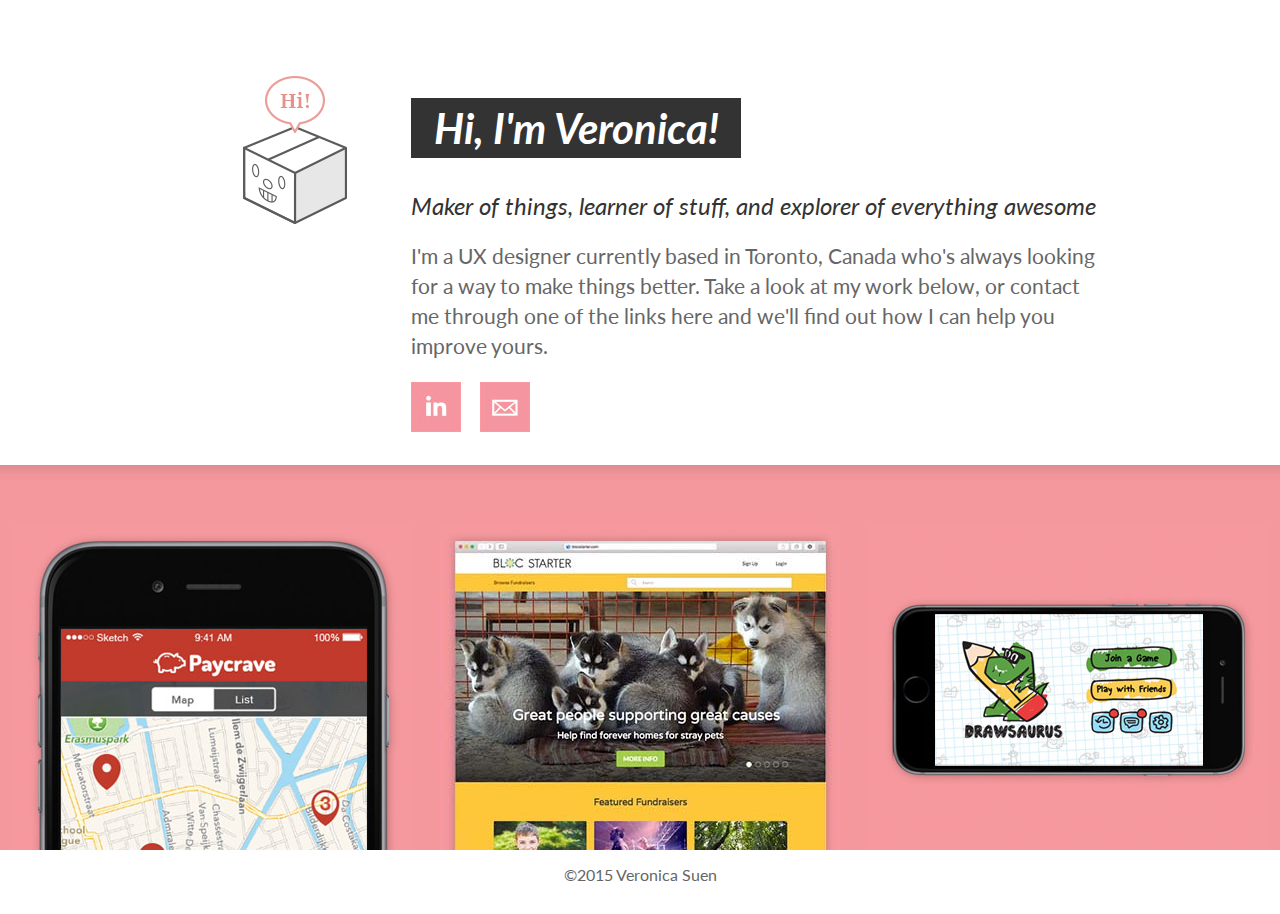
<file: index.html>
<!DOCTYPE html>
<html>
    <head>
        <title>
            Veronica Suen
        </title>
        <link href='http://fonts.googleapis.com/css?family=Lato:400,700,400italic,700italic' rel='stylesheet' type='text/css'>
        <link href="css/styles.css" rel="stylesheet" type="text/css">
        <link rel="shortcut icon" href="favicon.ico" type="image/x-icon">
        <script>
          (function(i,s,o,g,r,a,m){i['GoogleAnalyticsObject']=r;i[r]=i[r]||function(){
          (i[r].q=i[r].q||[]).push(arguments)},i[r].l=1*new Date();a=s.createElement(o),
          m=s.getElementsByTagName(o)[0];a.async=1;a.src=g;m.parentNode.insertBefore(a,m)
          })(window,document,'script','//www.google-analytics.com/analytics.js','ga');

          ga('create', 'UA-31036065-1', 'auto');
          ga('send', 'pageview');

        </script>
    </head>
    <body>
        <section class="info-xs visible-xs text-center">
            <div class="box-image-xs">
                <div class="box-closed">
                    <img class="img-responsive center-block" src="img/box_closed.gif">
                </div>
                <div class="box-open">
                    <img class="img-responsive center-block" src="img/box_open.gif">
                </div>
            </div> 
            <div class="info-content-xs"> 
                <h1><span class="intro-highlight">Hi, I'm Veronica!</span></h1>
                <h3 class="tagline">Maker of things, learner of stuff, and explorer of everything awesome</h3>
                <p class="blurb">I'm a UX designer currently based in Toronto, Canada who's always looking for a way to make things better. Take a look at my work below, or contact me through one of the links here and we'll find out how I can help you improve yours.
                </p>
                <a href="https://ca.linkedin.com/in/vsuen"><img class="contact-link" src="img/icon_linkedin.jpg"></a>
                <a href="mailto:veronica.suen+portfolio@gmail.com"><img class="contact-link" src="img/icon_email.jpg"></a>
            </div>
        </section>
        <section class="info  hidden-xs">
            <div class="info-container center-block">
                <div class="columns"> 
                    <div class="box-image">
                        <div class="box-closed">
                            <img class="img-responsive center-block" src="img/box_closed.gif">
                        </div>
                        <div class="box-open">
                            <img class="img-responsive center-block" src="img/box_open.gif">
                        </div>
                    </div> 
                    <div class="info-content"> 
                        <h1><span class="intro-highlight">Hi, I'm Veronica!</span></h1>
                        <h3 class="tagline">Maker of things, learner of stuff, and explorer of everything awesome</h3>
                        <p class="blurb">I'm a UX designer currently based in Toronto, Canada who's always looking for a way to make things better. Take a look at my work below, or contact me through one of the links here and we'll find out how I can help you improve yours.
                        </p>
                        <a href="https://ca.linkedin.com/in/vsuen"><img class="contact-link" src="img/icon_linkedin.jpg"></a>
                        <a href="mailto:veronica.suen+portfolio@gmail.com"><img class="contact-link" src="img/icon_email.jpg"></a>
                    </div>
                </div>
            </div>
        </section>
        <section class="projects">
            <div class="projects-wrapper">
                <div class="single-project one-third one-whole-xs">
                    <img class="img-responsive center-block" src="img/project_paycrave.jpg">
                    <div class="project-hover">
                        <div class="project-hover-content">
                            <h3>Paycrave</h3>
                            <h3><small class="highlight">UX Design</small> </h3>
                            <h3><small>A mobile app for ordering from food trucks</small></h3>
                            <a class="btn-project" href="projects/paycrave.html">View Project</a>
                        </div>
                    </div>
                </div>
                <div class="single-project one-third one-whole-xs">
                    <img class="img-responsive center-block" src="img/project_blocstarter.jpg">
                    <div class="project-hover">
                        <div class="project-hover-content">
                            <h3>Blocstarter</h3>
                            <h3><small class="highlight">UX Design</small></h3>
                            <h3><small>A crowdfunding site for charities and fundraisers</small></h3>
                            <a class="btn-project" href="projects/blocstarter.html">View Project</a>
                        </div>
                    </div>
                </div>
                <div class="single-project one-third one-whole-xs">
                    <img class="img-responsive center-block" src="img/project_drawsaurus.jpg">
                    <div class="project-hover">
                        <div class="project-hover-content">
                            <h3>Drawsaurus</h3>
                            <h3><small class="highlight">UX Design</small></h3>
                            <h3><small>A fun iPhone drawing game</small></h3>
                            <a class="btn-project" href="projects/drawsaurus.html">View Project</a>
                        </div>
                    </div>
                </div>
            </div>          
        </section>
        <section class="footer">
            <span class="copyright">&copy;2015 Veronica Suen</span>
        </section>
        
    </body>
</html>
</file>
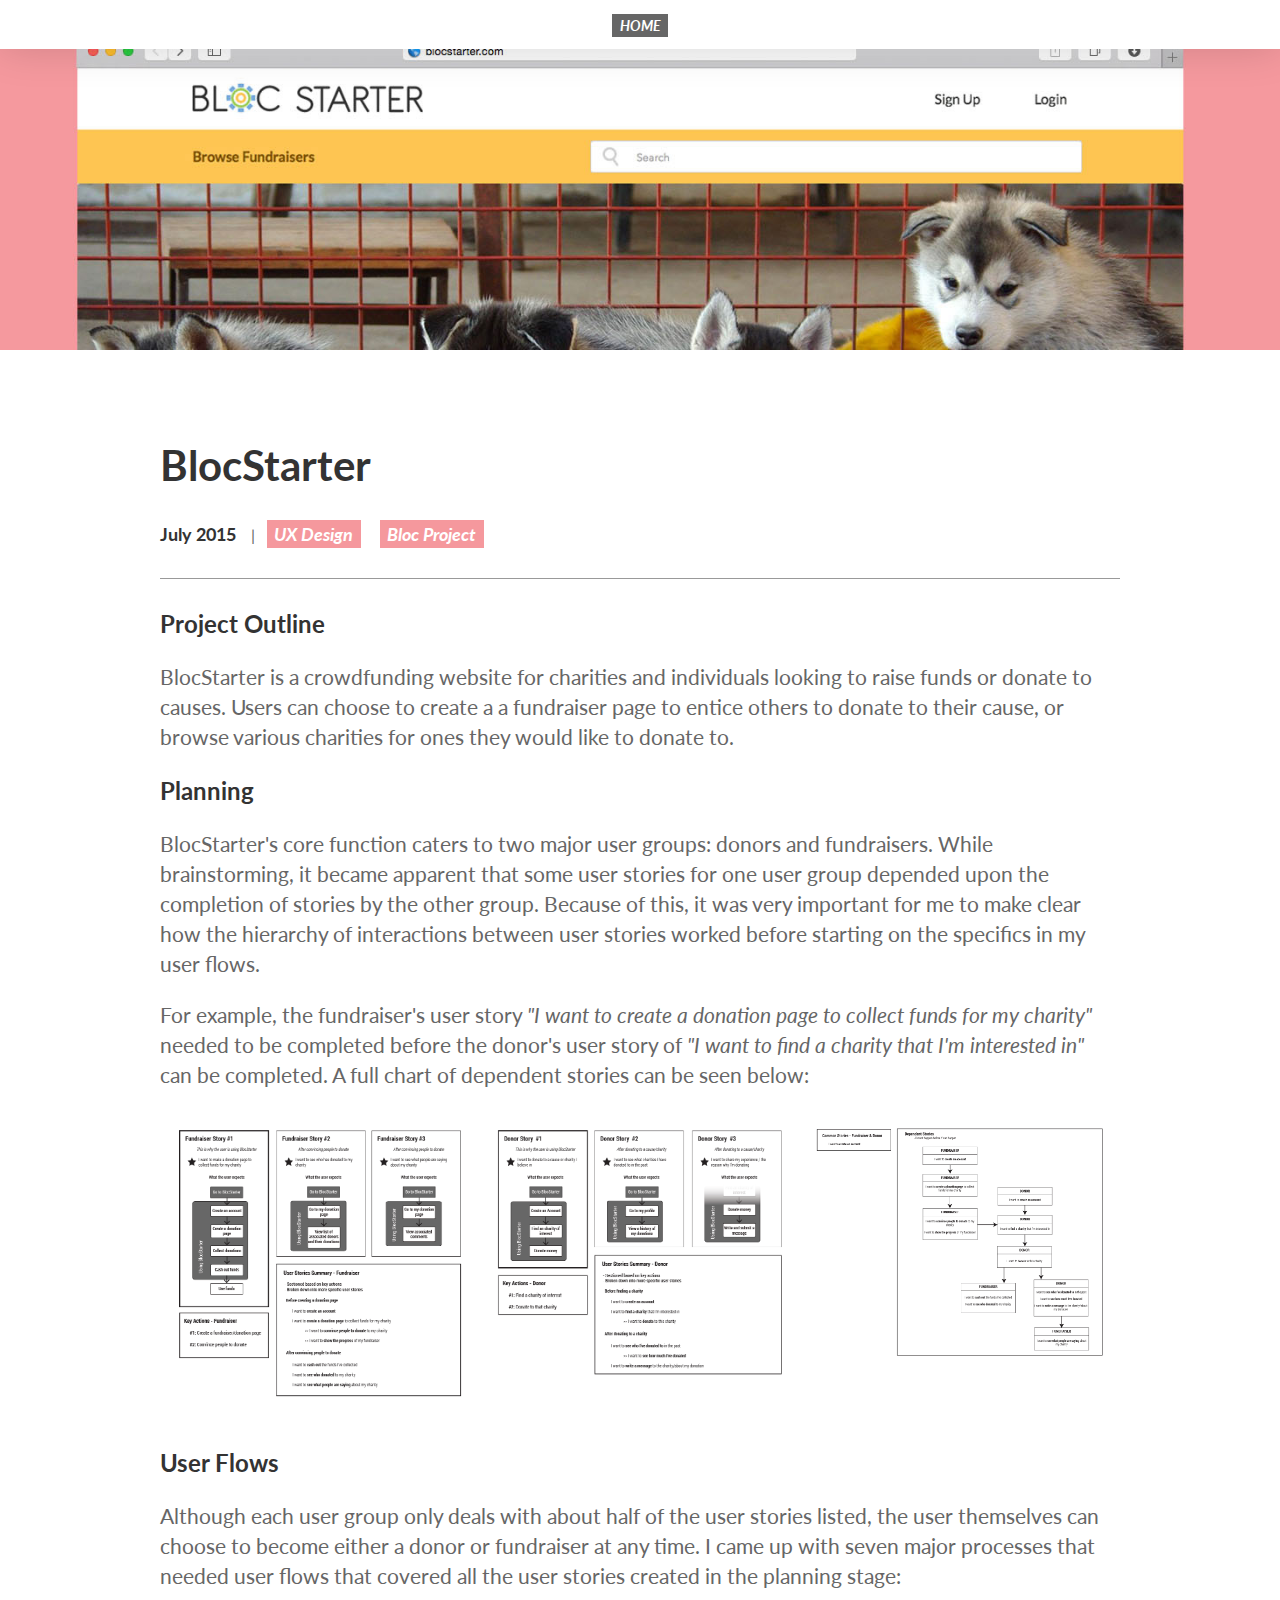
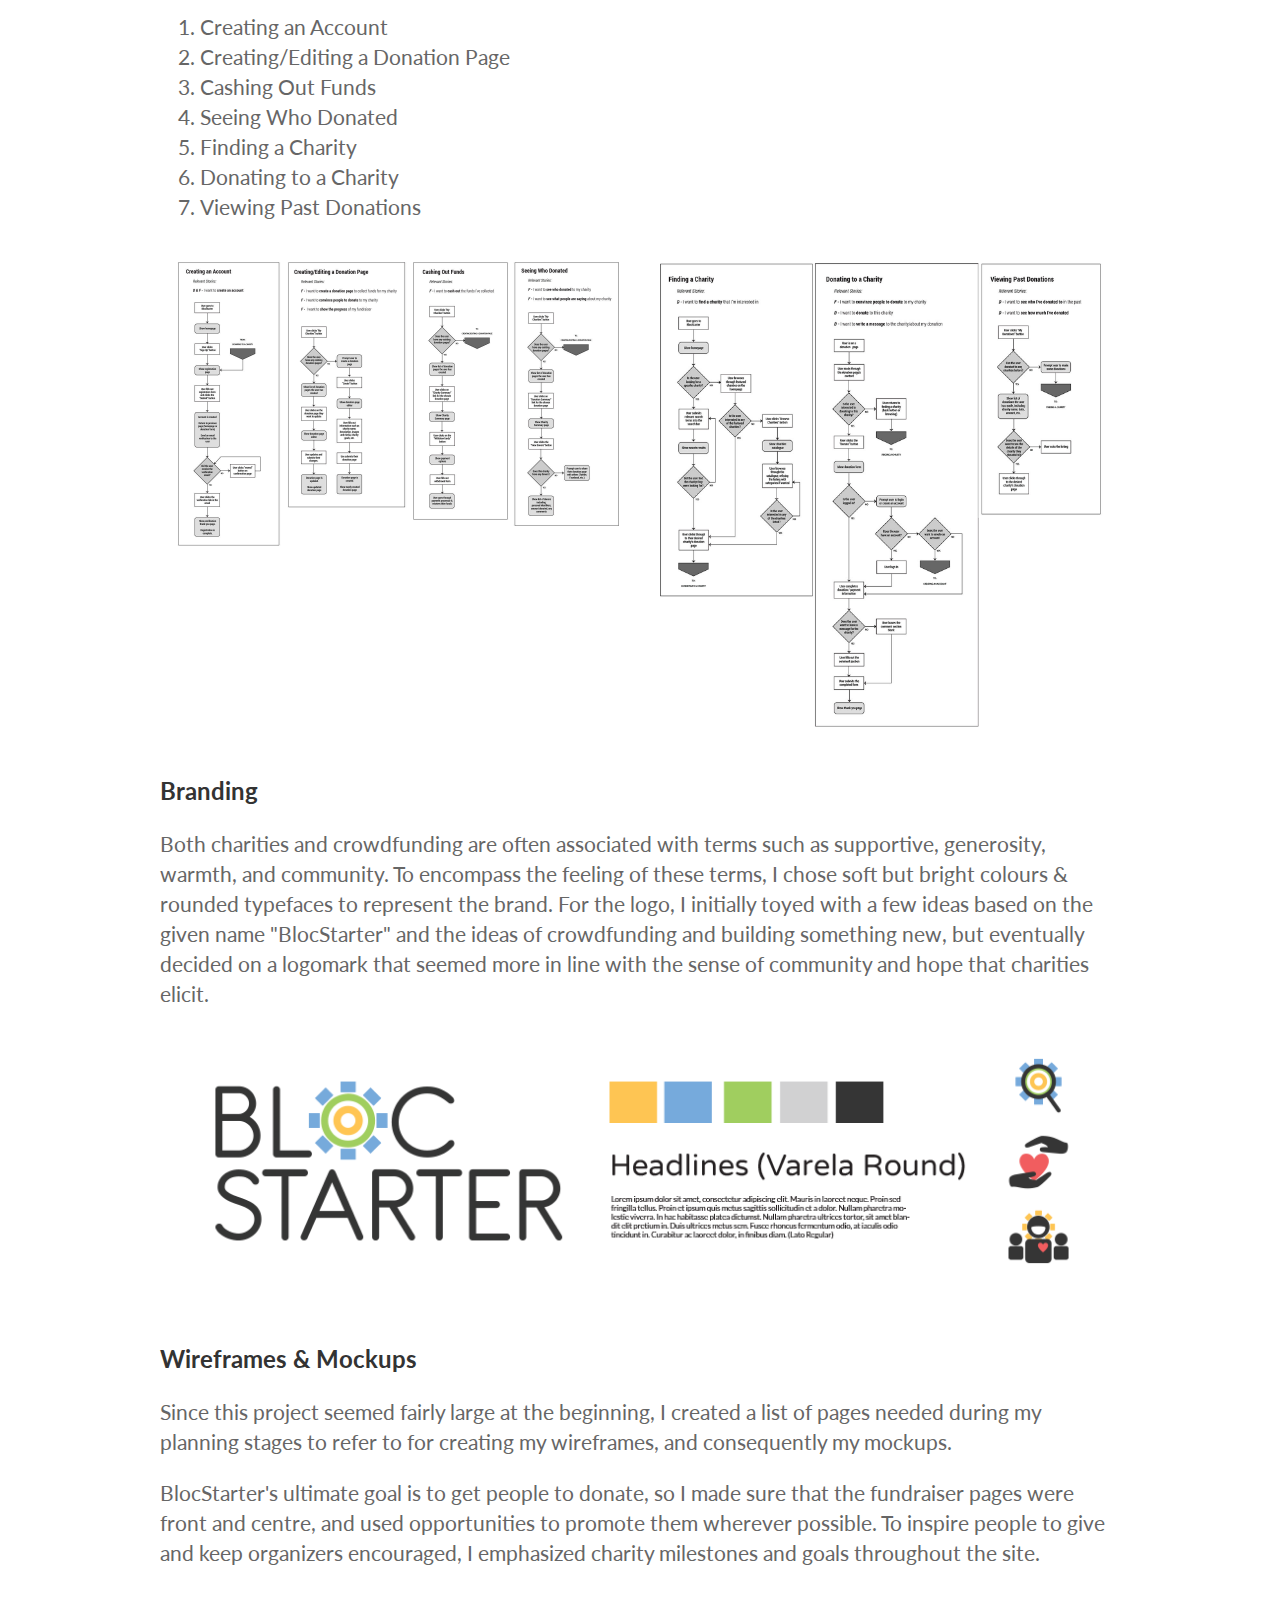
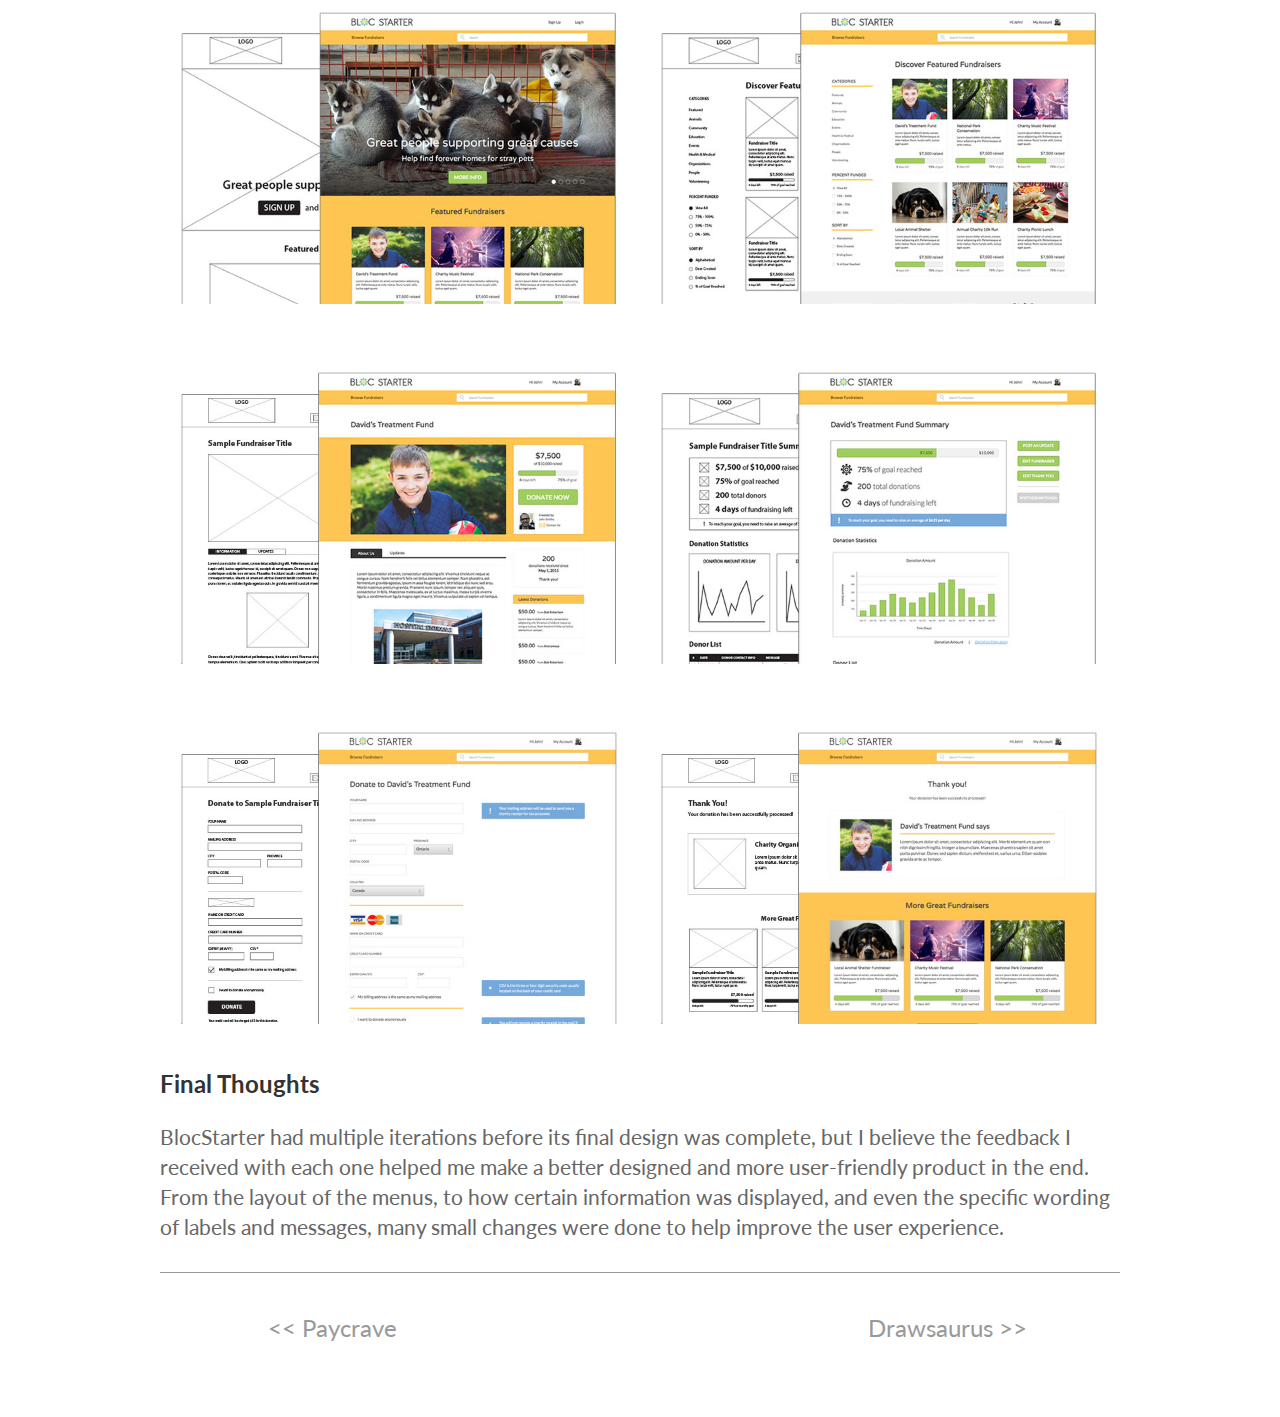
<file: projects/blocstarter.html>
<!DOCTYPE html>
<html>
    <head>
        <title>
            Veronica Suen
        </title>
        <link href='http://fonts.googleapis.com/css?family=Lato:400,700,400italic,700italic' rel='stylesheet' type='text/css'>
        <link href="../css/styles.css" rel="stylesheet" type="text/css">
        <meta name="viewport" content="width=device-width, initial-scale=1, maximum-scale=1, user-scalable=no">
        <link rel="shortcut icon" href="../favicon.ico" type="image/x-icon">
        <script>
          (function(i,s,o,g,r,a,m){i['GoogleAnalyticsObject']=r;i[r]=i[r]||function(){
          (i[r].q=i[r].q||[]).push(arguments)},i[r].l=1*new Date();a=s.createElement(o),
          m=s.getElementsByTagName(o)[0];a.async=1;a.src=g;m.parentNode.insertBefore(a,m)
          })(window,document,'script','//www.google-analytics.com/analytics.js','ga');

          ga('create', 'UA-31036065-1', 'auto');
          ga('send', 'pageview');

        </script>
    </head>
    <body class="">
        <section class="navigation container-fluid text-center">
            <a class="home-link " href="../index.html">HOME</a>
        </section>
        <section class="container-fluid header-image" style=" background-image:url(../img/header_blocstarter.jpg)"> 
        </section>

        <section class="post container-fluid">
            <article> 
                <div class="">   
                    <h1 class="post-title">BlocStarter</h1>
                    <span class="meta date">July 2015</span>|
                    <span class="meta highlight post-category">UX Design</span> 
                    <span class="meta highlight post-category">Bloc Project</span>
                    <div class="spacer"></div>
                </div>
                <div class="post-content clear-float">
                    <h3 class="clear-float">Project Outline</h3>
                    <p>BlocStarter is a crowdfunding website for charities and individuals looking to raise funds or donate to causes. Users can choose to create a a fundraiser page to entice others to donate to their cause, or browse various charities for ones they would like to donate to.</p> 

                    <h3 class="clear-float">Planning</h3>
                    <p>BlocStarter's core function caters to two major user groups: donors and fundraisers. While brainstorming, it became apparent that some user stories for one user group depended upon the completion of stories by the other group. Because of this, it was very important for me to make clear how the hierarchy of interactions between user stories worked before starting on the specifics in my user flows.</p> 
                    
                    <p>For example, the fundraiser's user story <em>"I want to create a donation page to collect funds for my charity"</em> needed to be completed before the donor's user story of <em>"I want to find a charity that I'm interested in"</em> can be completed. A full chart of dependent stories can be seen below:</p>

                    <div class="post-images">
                        <a class="one-third one-whole-xs" href="../img/blocstarter_planning_fundraiserStories.png"><img class="img-responsive" src="../img/blocstarter_planning_fundraiserStories.png"></a>
                        <a class="one-third one-whole-xs" href="../img/blocstarter_planning_donorStories.png"><img class="img-responsive center-block" src="../img/blocstarter_planning_donorStories.png"></a>
                        <a class="one-third one-whole-xs" href="../img/blocstarter_planning_dependentStories.png"><img class="img-responsive center-block" src="../img/blocstarter_planning_dependentStories.png"></a>
                    </div>

                    <h3 class="clear-float">User Flows</h3>
                    <p>Although each user group only deals with about half of the user stories listed, the user themselves can choose to become either a donor or fundraiser at any time. I came up with seven major processes that needed user flows that covered all the user stories created in the planning stage:</p>

                    <ol>
                        <li>Creating an Account</li>
                        <li>Creating/Editing a Donation Page</li>
                        <li>Cashing Out Funds</li>
                        <li>Seeing Who Donated</li>
                        <li>Finding a Charity</li>
                        <li>Donating to a Charity</li>
                        <li>Viewing Past Donations</li>
                    </ol>

                    <div class="post-images">
                        <a class="one-half one-whole-xs" href="../img/blocstarter_userFlows_01.jpg"><img class="img-responsive center-block" src="../img/blocstarter_userFlows_01.jpg"></a>
                        <a class="one-half one-whole-xs" href="../img/blocstarter_userFlows_02.jpg"><img class="img-responsive center-block" src="../img/blocstarter_userFlows_02.jpg"></a>
                    </div>

                    <h3 class="clear-float">Branding</h3>
                    <p>Both charities and crowdfunding are often associated with terms such as supportive, generosity, warmth, and community. To encompass the feeling of these terms, I chose soft but bright colours & rounded typefaces to represent the brand. For the logo, I initially toyed with a few ideas based on the given name "BlocStarter" and the ideas of crowdfunding and building something new, but eventually decided on a logomark that seemed more in line with the sense of community and hope that charities elicit. </p>

                    <div class="post-images">
                        <img class="img-responsive" src="../img/blocstarter_branding.png">
                    </div>

                    <h3 class="clear-float">Wireframes & Mockups</h3>
                    <p>Since this project seemed fairly large at the beginning, I created a list of pages needed during my planning stages to refer to for creating my wireframes, and consequently my mockups. </p>

                    <p>BlocStarter's ultimate goal is to get people to donate, so I made sure that the fundraiser pages were front and centre, and used opportunities to promote them wherever possible. To inspire people to give and keep organizers encouraged, I emphasized charity milestones and goals throughout the site.</p>

                    <div class="post-images clear-float">
                        <img class="one-half one-whole-xs img-responsive" src="../img/blocstarter_wm_homepage.jpg">
                        <img class="one-half one-whole-xs img-responsive" src="../img/blocstarter_wm_browse.jpg">
                    </div>
                    <div class="post-images clear-float">
                        <img class="one-half one-whole-xs img-responsive" src="../img/blocstarter_wm_fundraiser.jpg">
                        <img class="one-half one-whole-xs img-responsive" src="../img/blocstarter_wm_donationSummary.jpg">
                    </div>
                    <div class="post-images clear-float">
                        <img class="one-half one-whole-xs img-responsive" src="../img/blocstarter_wm_donateform.jpg">
                        <img class="one-half one-whole-xs img-responsive" src="../img/blocstarter_wm_thankyou.jpg">
                    </div>
                    

                    <h3 class="clear-float">Final Thoughts</h3>
                    <p>BlocStarter had multiple iterations before its final design was complete, but I believe the feedback I received with each one helped me make a better designed and more user-friendly product in the end. From the layout of the menus, to how certain information was displayed, and even the specific wording of labels and messages, many small changes were done to help improve the user experience. </p>
                    
                </div>
                <div class="spacer"></div>
            </article>
            <div class="next-prev">
                <a class="one-half one-whole-xs" href="paycrave.html"> << Paycrave  </a>
                <a class="one-half one-whole-xs" href="drawsaurus.html">Drawsaurus >> </a>
            </div>
        </section>
    </body>
</html>
</file>
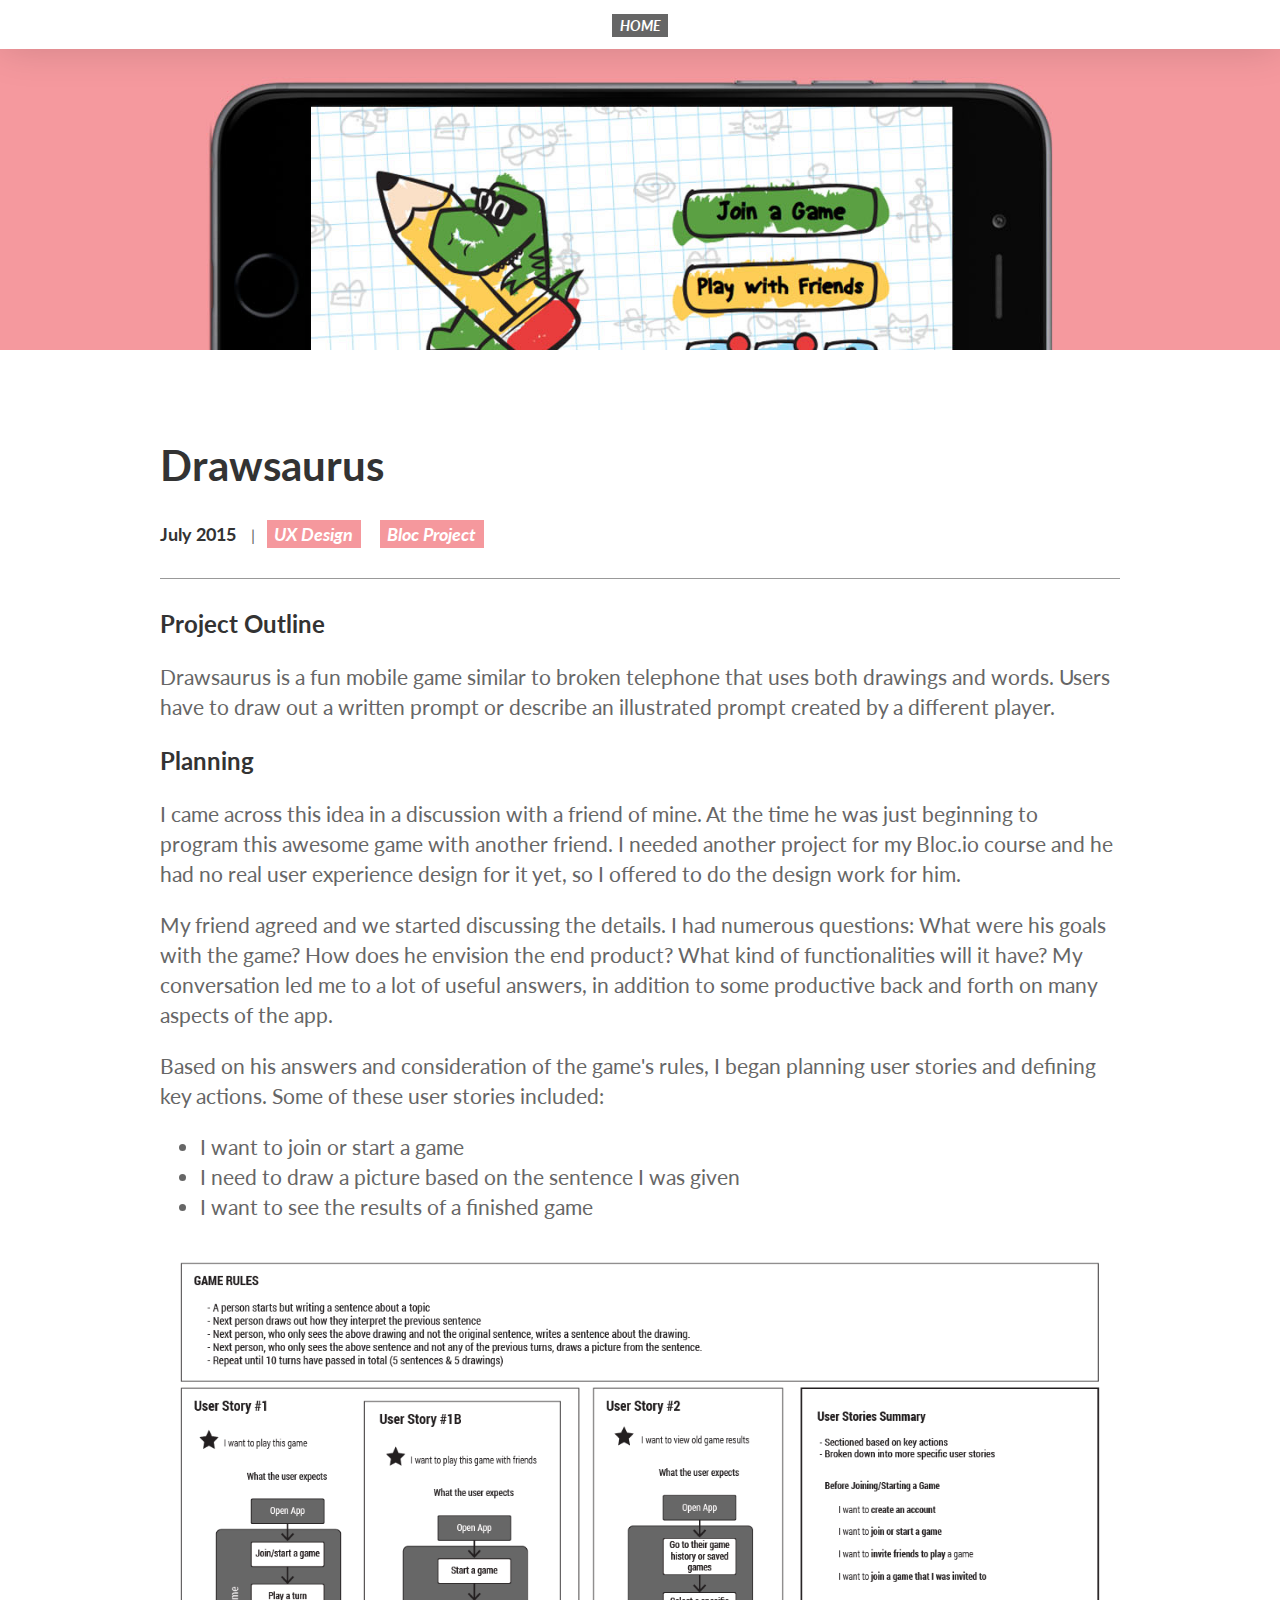
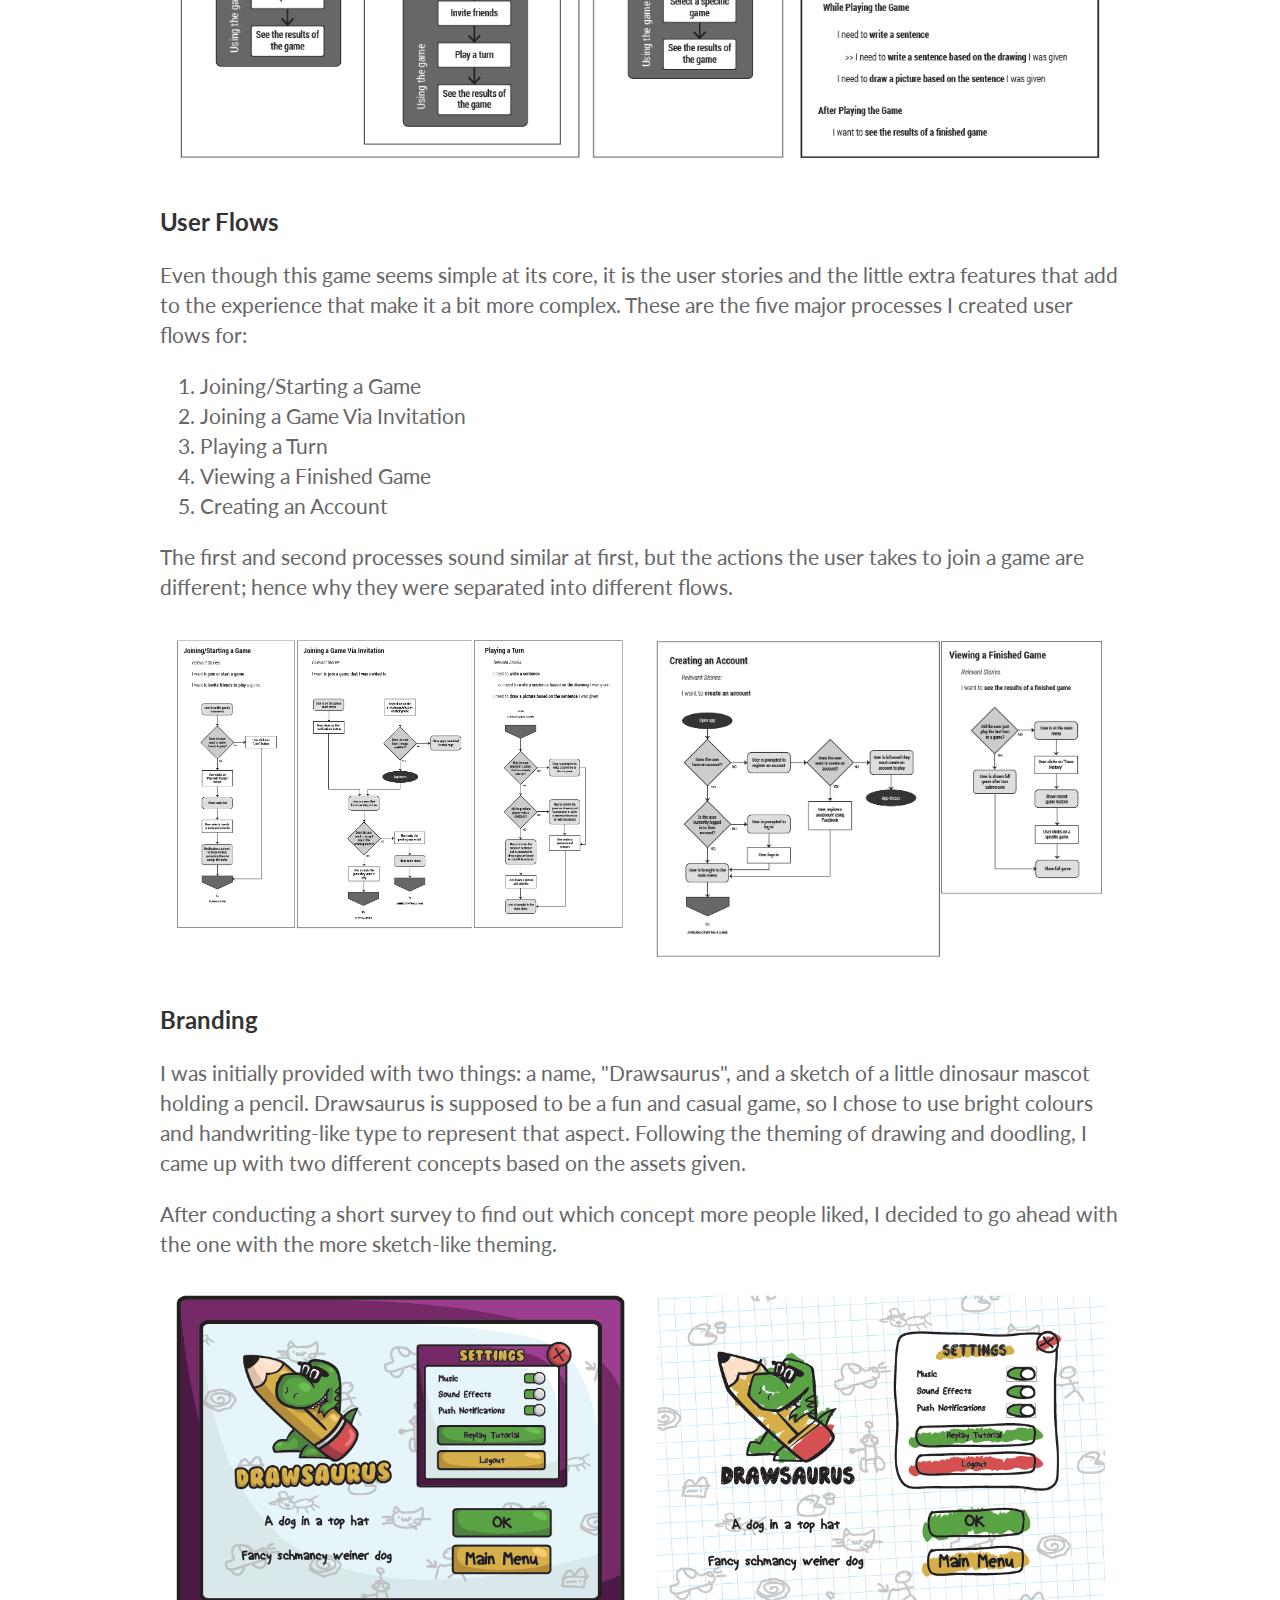
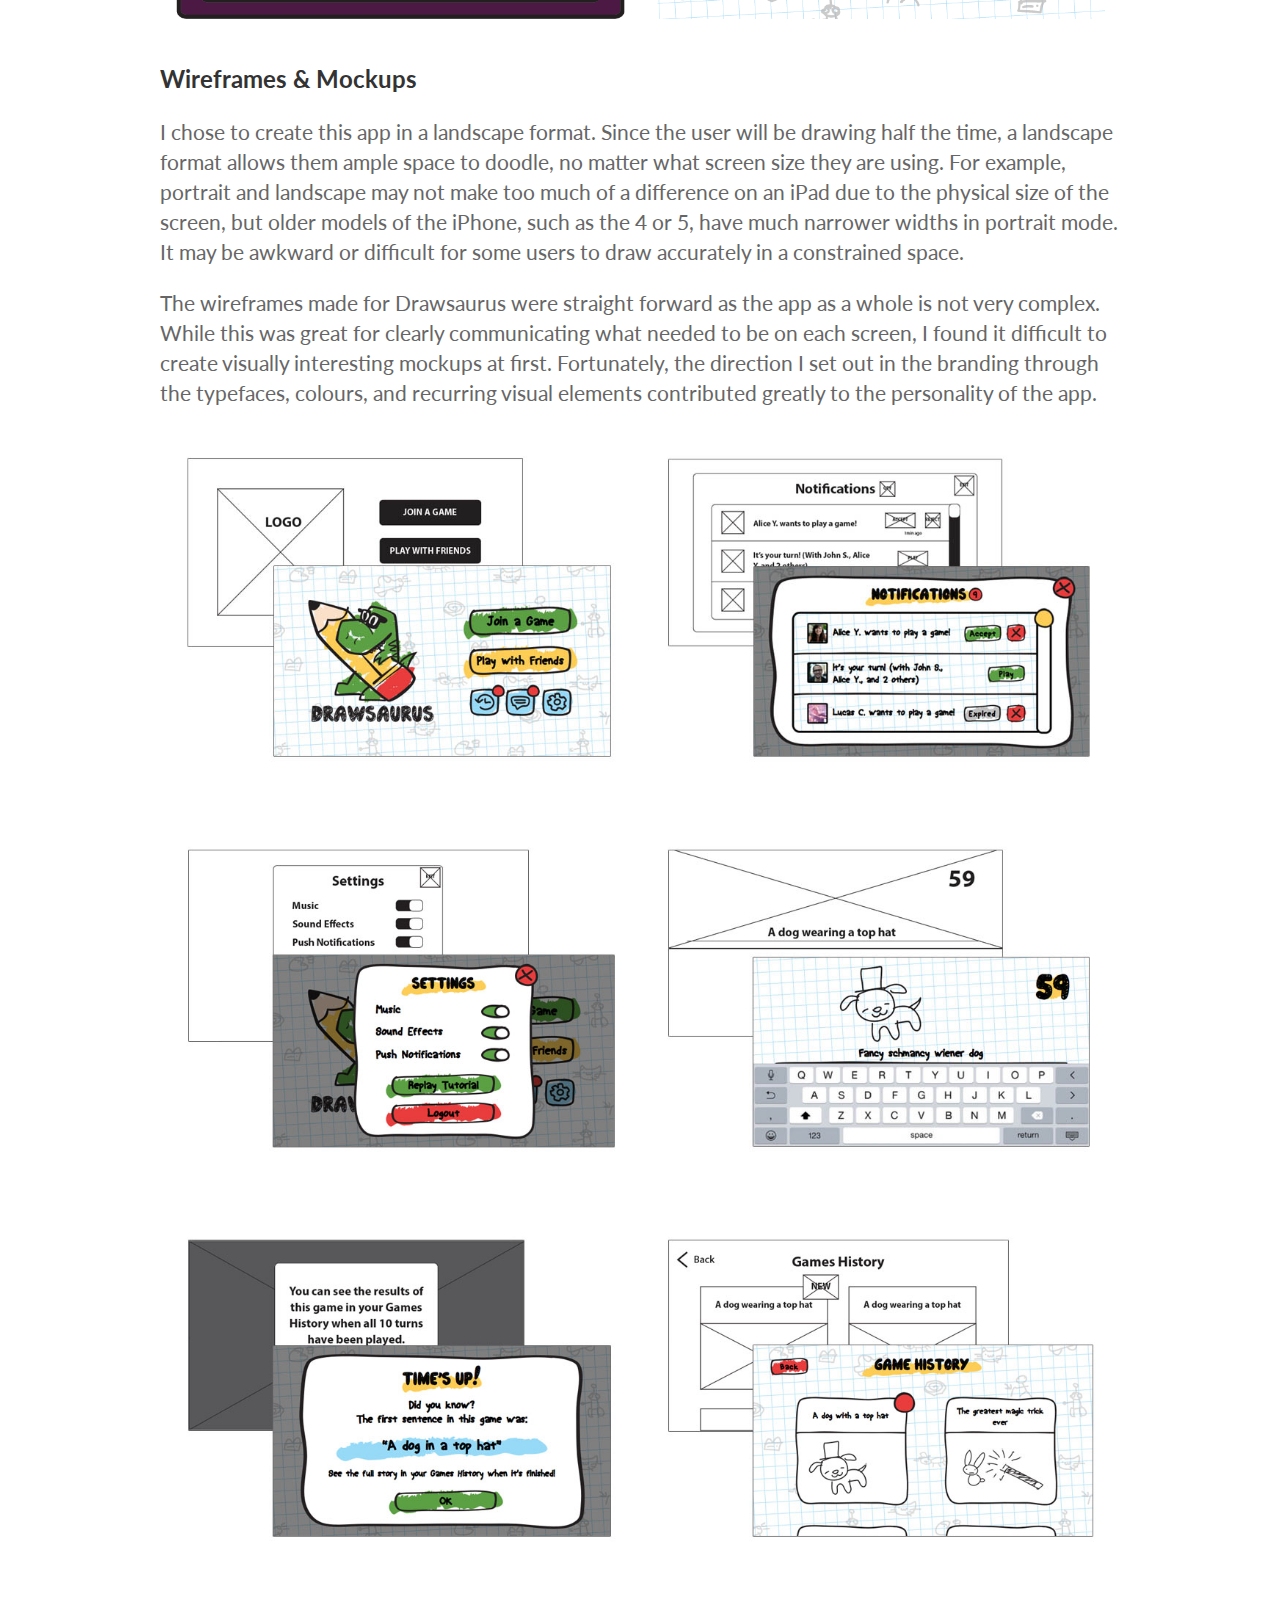
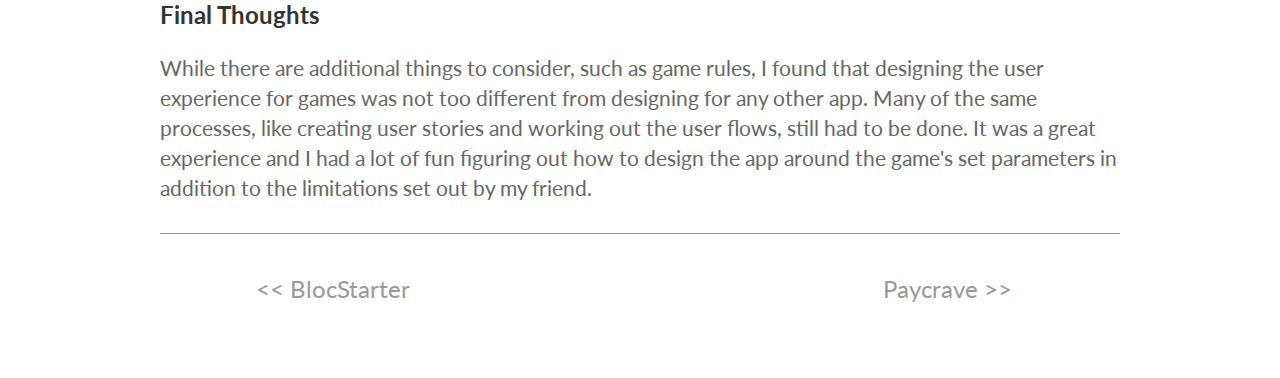
<file: projects/drawsaurus.html>
<!DOCTYPE html>
<html>
    <head>
        <title>
            Veronica Suen
        </title>
        <link href='http://fonts.googleapis.com/css?family=Lato:400,700,400italic,700italic' rel='stylesheet' type='text/css'>
        <link href="../css/styles.css" rel="stylesheet" type="text/css">
        <meta name="viewport" content="width=device-width, initial-scale=1, maximum-scale=1, user-scalable=no">
        <link rel="shortcut icon" href="../favicon.ico" type="image/x-icon">
        <script>
          (function(i,s,o,g,r,a,m){i['GoogleAnalyticsObject']=r;i[r]=i[r]||function(){
          (i[r].q=i[r].q||[]).push(arguments)},i[r].l=1*new Date();a=s.createElement(o),
          m=s.getElementsByTagName(o)[0];a.async=1;a.src=g;m.parentNode.insertBefore(a,m)
          })(window,document,'script','//www.google-analytics.com/analytics.js','ga');

          ga('create', 'UA-31036065-1', 'auto');
          ga('send', 'pageview');

        </script>
    </head>
    <body class="">
        <section class="navigation container-fluid text-center">
            <a class="home-link " href="../index.html">HOME</a>
        </section>
        <section class="container-fluid header-image" style=" background-image:url(../img/header_drawsaurus.jpg)"> 
        </section>
        <section class="post container-fluid">
            <article>    
                <div class="">   
                    <h1 class="post-title">Drawsaurus</h1>
                    <span class="meta date">July 2015</span>|
                    <span class="meta highlight post-category">UX Design</span> 
                    <span class="meta highlight post-category">Bloc Project</span>
                    <div class="spacer"></div>
                </div>
                <div class="post-content">
                    <h3 class="clear-float">Project Outline</h3>
                    <p>Drawsaurus is a fun mobile game similar to broken telephone that uses both drawings and words. Users have to draw out a written prompt or describe an illustrated prompt created by a different player. </p> 

                    <h3 class="clear-float">Planning</h3>
                    <p>I came across this idea in a discussion with a friend of mine. At the time he was just beginning to program this awesome game with another friend. I needed another project for my Bloc.io course and he had no real user experience design for it yet, so I offered to do the design work for him.</p> 
                    
                    <p>My friend agreed and we started discussing the details. I had numerous questions: What were his goals with the game? How does he envision the end product? What kind of functionalities will it have? My conversation led me to a lot of useful answers, in addition to some productive back and forth on many aspects of the app. </p>

                    <p>Based on his answers and consideration of the game's rules, I began planning user stories and defining key actions. Some of these user stories included: </p>
                    
                    <ul>
                        <li>I want to join or start a game</li>
                        <li>I need to draw a picture based on the sentence I was given</li>
                        <li>I want to see the results of a finished game</li>
                    </ul>

                    <div class="post-images">
                        <a class="one-whole" href="../img/drawsaurus_planning.png"><img class="img-responsive center-block" src="../img/drawsaurus_planning.png"></a>
                    </div>

                    <h3 class="clear-float">User Flows</h3>
                    <p>Even though this game seems simple at its core, it is the user stories and the little extra features that add to the experience that make it a bit more complex. These are the five major processes I created user flows for:</p>

                    <ol>
                        <li>Joining/Starting a Game</li>
                        <li>Joining a Game Via Invitation</li>
                        <li>Playing a Turn</li>
                        <li>Viewing a Finished Game</li>
                        <li>Creating an Account</li>
                    </ol>

                    <p>The first and second processes sound similar at first, but the actions the user takes to join a game are different; hence why they were separated into different flows.</p>

                    <div class="post-images">
                        <a class="one-half one-whole-xs" href="../img/drawsaurus_userFlows_01.png"><img class="img-responsive center-block" src="../img/drawsaurus_userFlows_01.png"></a>
                        <a class="one-half one-whole-xs" href="../img/drawsaurus_userFlows_02.png"><img class="img-responsive center-block" src="../img/drawsaurus_userFlows_02.png"></a>
                    </div>

                    <h3 class="clear-float">Branding</h3>
                    <p>I was initially provided with two things: a name, "Drawsaurus", and a sketch of a little dinosaur mascot holding a pencil. Drawsaurus is supposed to be a fun and casual game, so I chose to use bright colours and handwriting-like type to represent that aspect. Following the theming of drawing and doodling, I came up with two different concepts based on the assets given. </p>

                    <p>After conducting a short survey to find out which concept more people liked, I decided to go ahead with the one with the more sketch-like theming. </p>

                    <div class="post-images">
                        <img class="one-half one-whole-xs img-responsive" src="../img/drawsaurus_branding_01.png">
                        <img class="one-half one-whole-xs img-responsive" src="../img/drawsaurus_branding_02.png">
                    </div>


                    <h3 class="clear-float">Wireframes & Mockups</h3>
                    <p>I chose to create this app in a landscape format. Since the user will be drawing half the time, a landscape format allows them ample space to doodle, no matter what screen size they are using. For example, portrait and landscape may not make too much of a difference on an iPad due to the physical size of the screen, but older models of the iPhone, such as the 4 or 5, have much narrower widths in portrait mode. It may be awkward or difficult for some users to draw accurately in a constrained space.</p>

                    <p>The wireframes made for Drawsaurus were straight forward as the app as a whole is not very complex. While this was great for clearly communicating what needed to be on each screen, I found it difficult to create visually interesting mockups at first. Fortunately, the direction I set out in the branding through the typefaces, colours, and recurring visual elements contributed greatly to the personality of the app.</p>

                    <div class="post-images">
                        <img class="one-half one-whole-xs img-responsive" src="../img/drawsaurus_wm_main.jpg">
                        <img class="one-half one-whole-xsimg-responsive" src="../img/drawsaurus_wm_notifications.jpg">
                    </div>
                    <div class="post-images clear-float">
                        <img class="one-half one-whole-xs img-responsive" src="../img/drawsaurus_wm_settings.jpg">
                        <img class="one-half one-whole-xs img-responsive" src="../img/drawsaurus_wm_game.jpg">
                    </div>
                    <div class="post-images clear-float">
                        <img class="one-half one-whole-xs img-responsive" src="../img/drawsaurus_wm_turnEnd.jpg">
                        <img class="one-half one-whole-xs img-responsive" src="../img/drawsaurus_wm_gamesHistory.jpg">
                    </div>

                    <h3 class="clear-float">Final Thoughts</h3>
                    <p>While there are additional things to consider, such as game rules, I found that designing the user experience for games was not too different from designing for any other app. Many of the same processes, like creating user stories and working out the user flows, still had to be done. It was a great experience and I had a lot of fun figuring out how to design the app around the game's set parameters in addition to the limitations set out by my friend.</p>
                    
                    
                </div>
                <div class="spacer"></div>
            </article>
            <div class="next-prev">
                <a class="one-half one-whole-xs" href="blocstarter.html"> << BlocStarter  </a>
                <a class="one-half one-whole-xs" href="paycrave.html">Paycrave >> </a>
            </div>
        </section>
    </body>
</html>
</file>
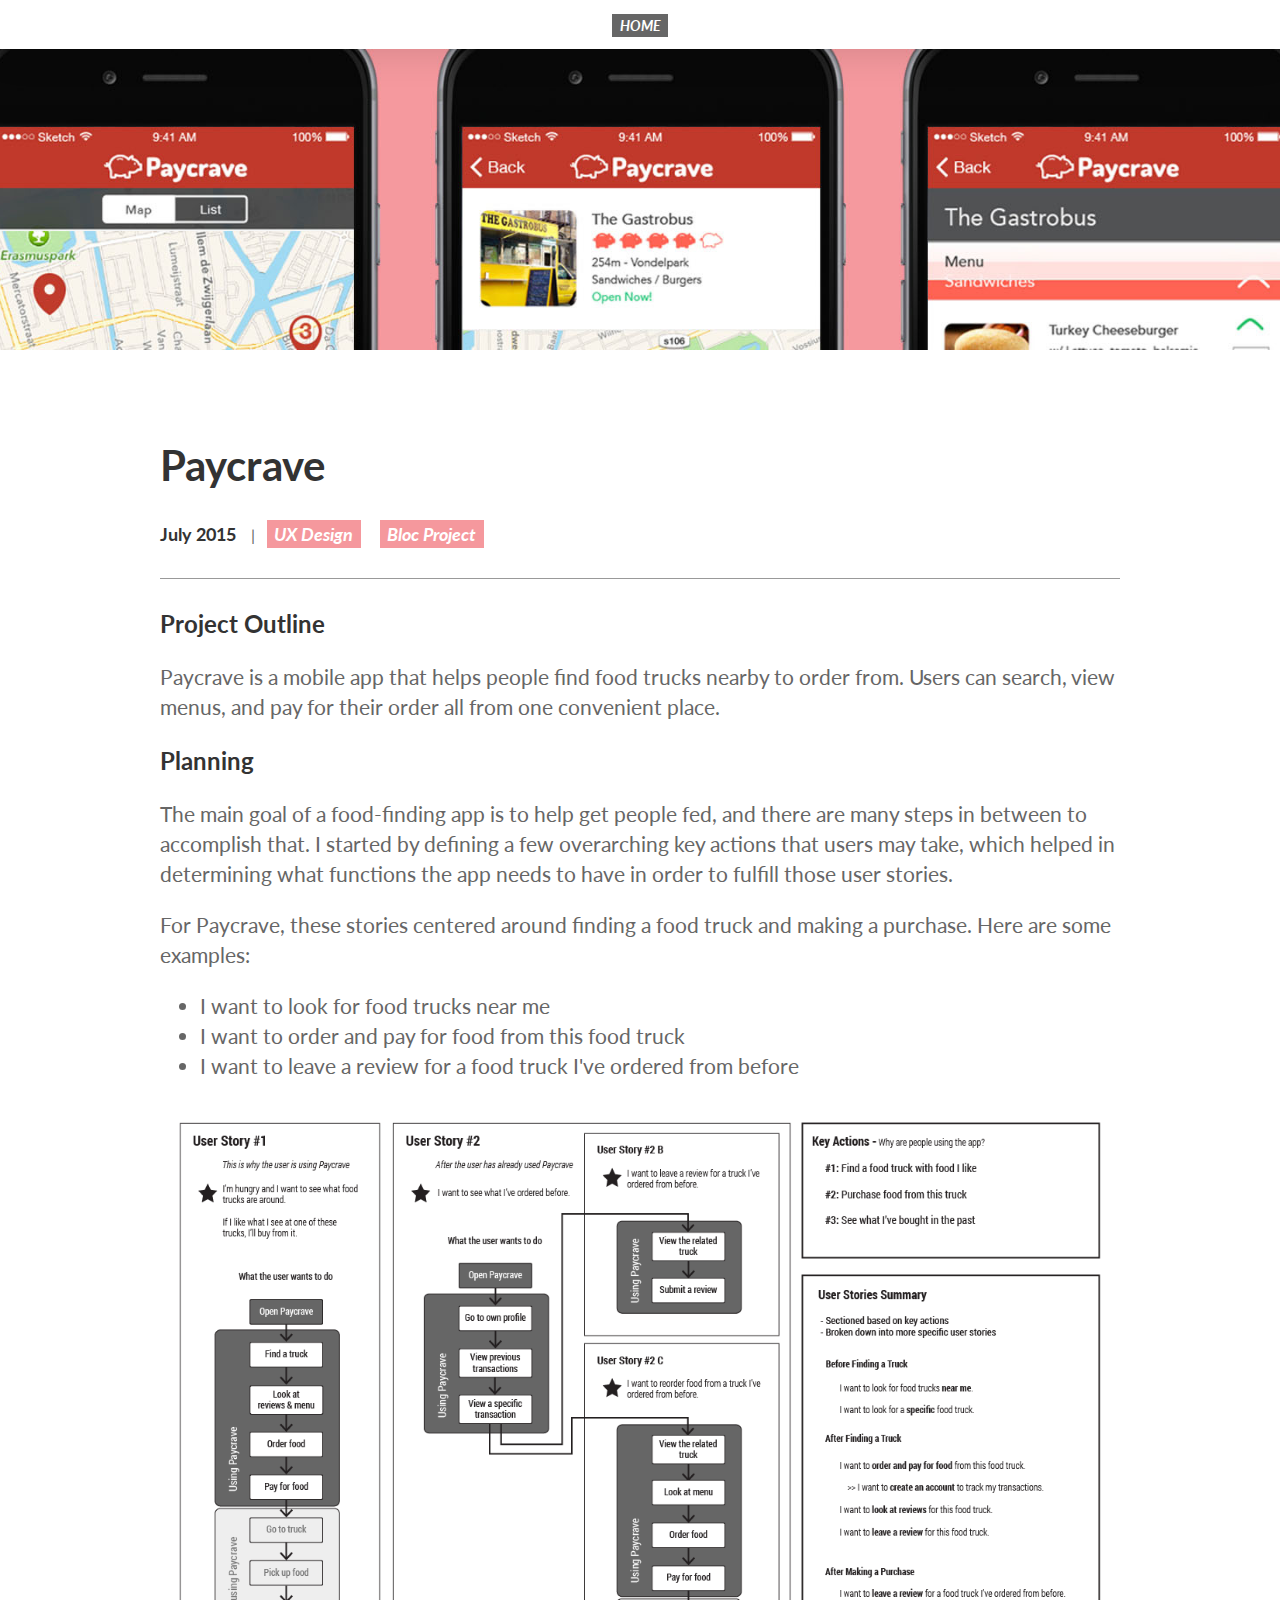
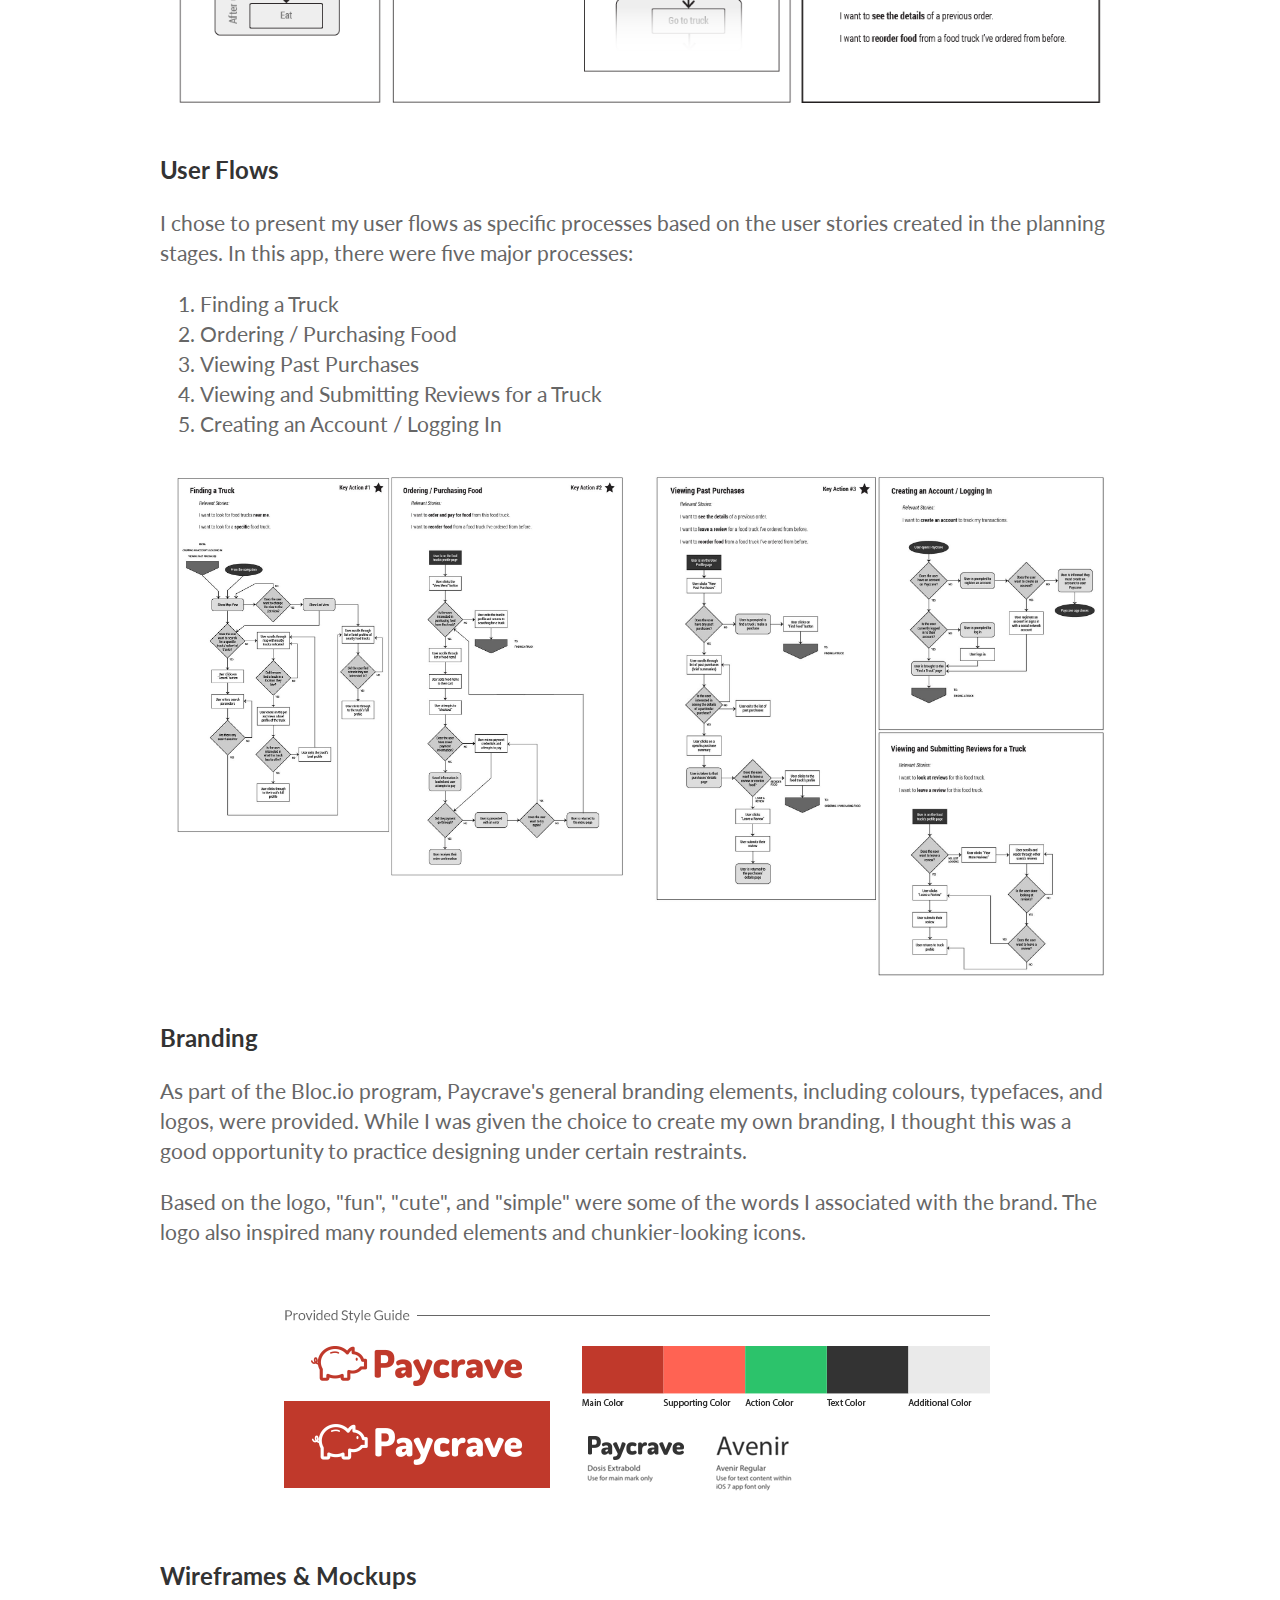
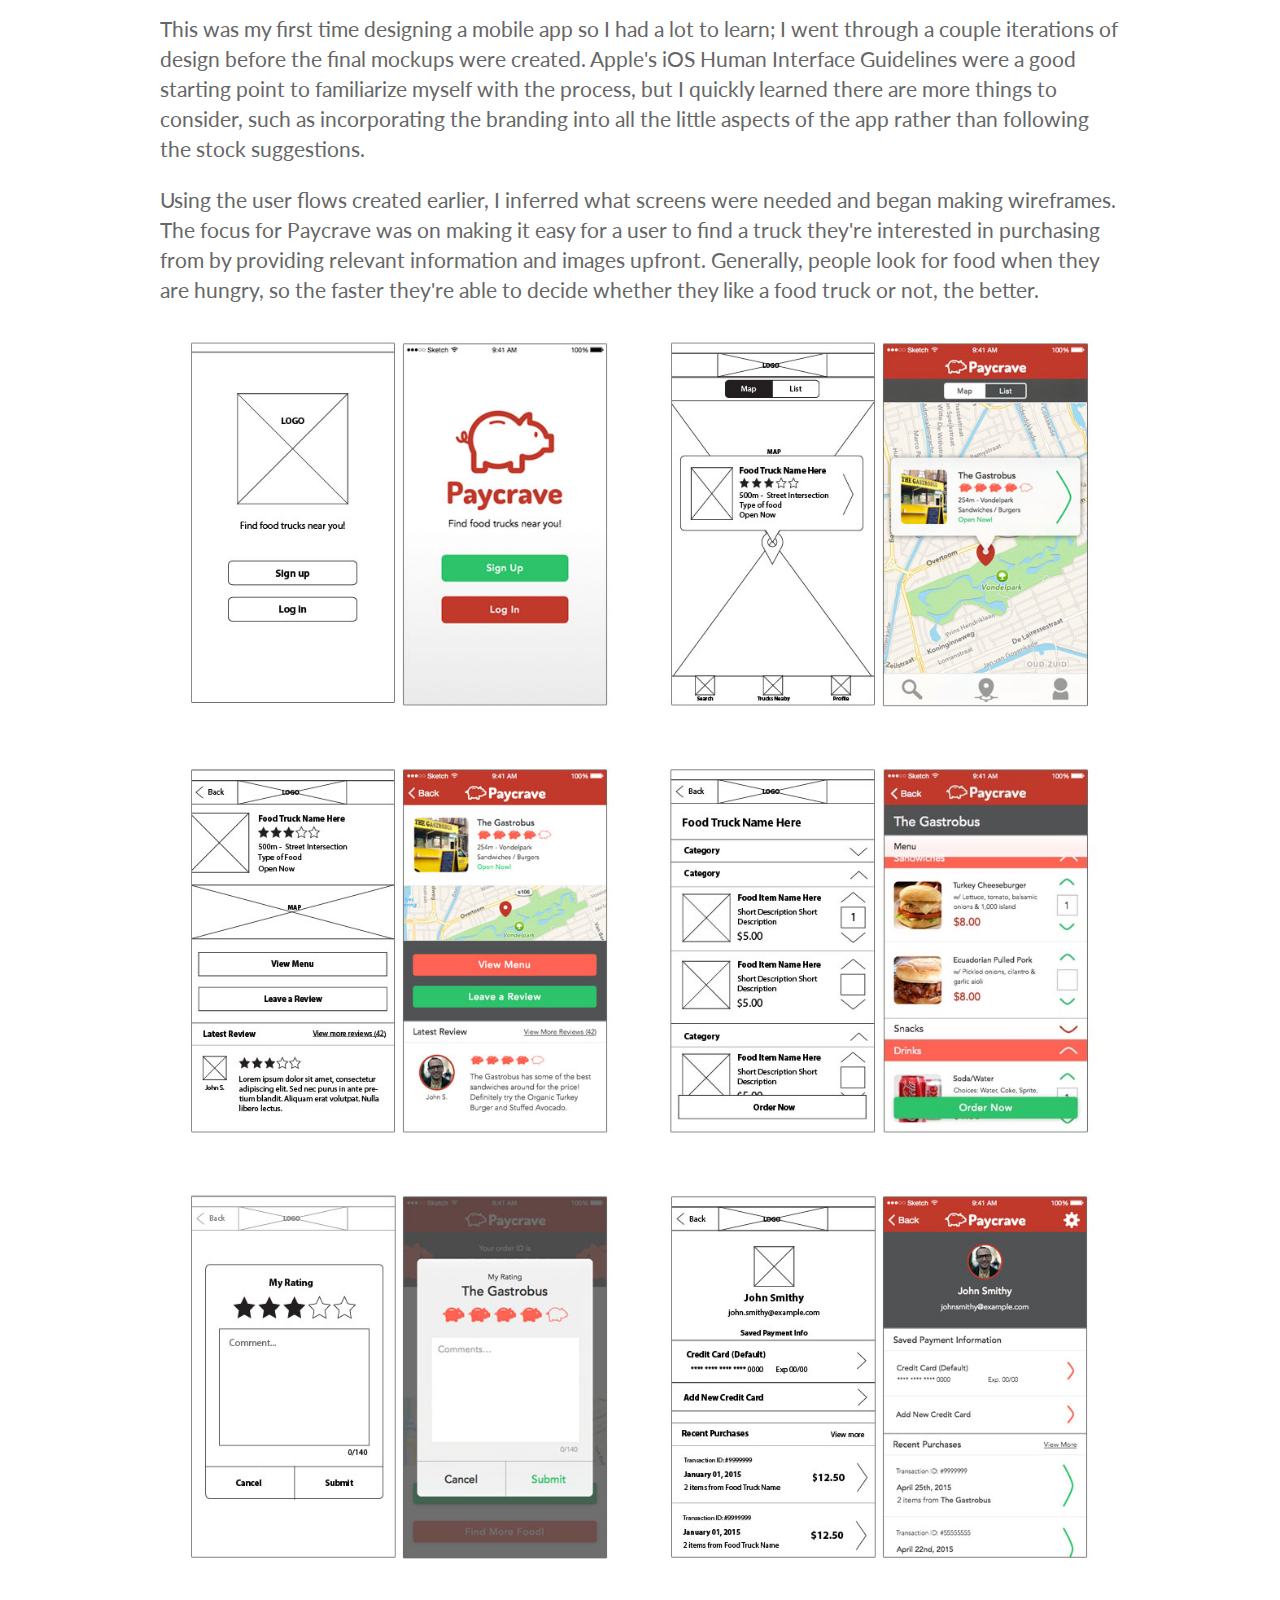
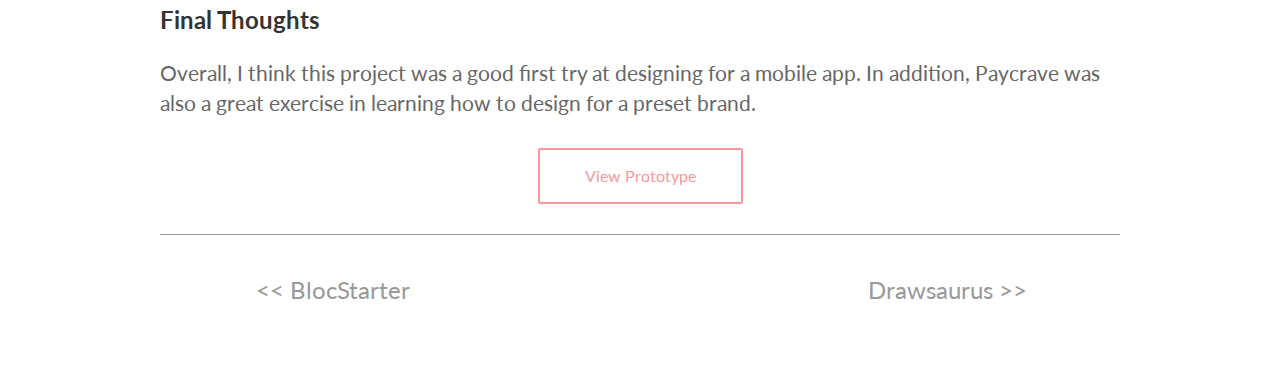
<file: projects/paycrave.html>
<!DOCTYPE html>
<html>
    <head>
        <title>
            Veronica Suen
        </title>
        <link href='http://fonts.googleapis.com/css?family=Lato:400,700,400italic,700italic' rel='stylesheet' type='text/css'>
        <link href="../css/styles.css" rel="stylesheet" type="text/css">
        <meta name="viewport" content="width=device-width, initial-scale=1, maximum-scale=1, user-scalable=no">
        <link rel="shortcut icon" href="../favicon.ico" type="image/x-icon">
        <script>
          (function(i,s,o,g,r,a,m){i['GoogleAnalyticsObject']=r;i[r]=i[r]||function(){
          (i[r].q=i[r].q||[]).push(arguments)},i[r].l=1*new Date();a=s.createElement(o),
          m=s.getElementsByTagName(o)[0];a.async=1;a.src=g;m.parentNode.insertBefore(a,m)
          })(window,document,'script','//www.google-analytics.com/analytics.js','ga');

          ga('create', 'UA-31036065-1', 'auto');
          ga('send', 'pageview');

        </script>
    </head>
    <body class="">
        <section class="navigation container-fluid text-center">
            <a class="home-link " href="../index.html">HOME</a>
        </section>
        <section class="container-fluid header-image" style=" background-image:url(../img/header_paycrave.jpg)"> 
        </section>
        <section class="post container-fluid">
            <article>
                <div class="">   
                    <h1 class="post-title">Paycrave</h1>
                    <span class="meta date">July 2015</span>|
                    <span class="meta highlight post-category">UX Design</span> 
                    <span class="meta highlight post-category">Bloc Project</span>
                    <div class="spacer"></div>
                </div>
                <div class="post-content">
                    <h3 class="clear-float">Project Outline</h3>
                    <p>Paycrave is a mobile app that helps people find food trucks nearby to order from. Users can search, view menus, and pay for their order all from one convenient place. </p> 
                    <h3 class="clear-float">Planning</h3>
                    <p>The main goal of a food-finding app is to help get people fed, and there are many steps in between to accomplish that. I started by defining a few overarching key actions that users may take, which helped in determining what functions the app needs to have in order to fulfill those user stories.</p> 
                    <p>
                    For Paycrave, these stories centered around finding a food truck and making a purchase. Here are some examples:

                        <ul>
                            <li>I want to look for food trucks near me</li>
                            <li>I want to order and pay for food from this food truck</li>
                            <li>I want to leave a review for a food truck I've ordered from before</li>
                        </ul>
                    </p>

                    <div class="post-images">
                        <a class="one-whole" href="../img/paycrave_planning.png"><img class="img-responsive center-block" src="../img/paycrave_planning.png"></a>
                    </div>

                    <h3 class="clear-float">User Flows</h3>
                    <p>I chose to present my user flows as specific processes based on the user stories created in the planning stages. 

                    In this app, there were five major processes:</p>

                    <ol>
                        <li>Finding a Truck</li>
                        <li>Ordering / Purchasing Food</li>
                        <li>Viewing Past Purchases</li>
                        <li>Viewing and Submitting Reviews for a Truck</li>
                        <li>Creating an Account / Logging In</li>
                    </ol>

                    <div class="post-images">
                        <a class="one-half one-whole-xs" href="../img/paycrave_userFlows_01.jpg"><img class="img-responsive center-block" src="../img/paycrave_userFlows_01.jpg"></a>
                        <a class="one-half one-whole-xs" href="../img/paycrave_userFlows_02.jpg"><img class="img-responsive center-block" src="../img/paycrave_userFlows_02.jpg"></a>
                    </div>

                    <h3 class="clear-float">Branding</h3>
                    <p>As part of the Bloc.io program, Paycrave's general branding elements, including colours, typefaces, and logos, were provided. While I was given the choice to create my own branding, I thought this was a good opportunity to practice designing under certain restraints. </p>

                    <p>Based on the logo, "fun", "cute", and "simple" were some of the words I associated with the brand. The logo also inspired many rounded elements and chunkier-looking icons.</p>

                    <div class="post-images">
                        <img class="img-responsive center-block" src="../img/paycrave_branding.png">
                    </div>

                    <h3 class="clear-float">Wireframes & Mockups</h3>
                    <p>This was my first time designing a mobile app so I had a lot to learn; I went through a couple iterations of design before the final mockups were created. Apple's iOS Human Interface Guidelines were a good starting point to familiarize myself with the process, but I quickly learned there are more things to consider, such as incorporating the branding into all the little aspects of the app rather than following the stock suggestions. </p>

                    <p>Using the user flows created earlier, I inferred what screens were needed and began making wireframes. The focus for Paycrave was on making it easy for a user to find a truck they're interested in purchasing from by providing relevant information and images upfront. Generally, people look for food when they are hungry, so the faster they're able to decide whether they like a food truck or not, the better.</p>

                    <div class="post-images">
                        <img class="one-half one-whole-xs img-responsive" src="../img/paycrave_wm_main.jpg">
                        <img class="one-half one-whole-xs img-responsive" src="../img/paycrave_wm_map.jpg">
                    </div>
                    <div class="post-images clear-float">
                        <img class="one-half one-whole-xs img-responsive" src="../img/paycrave_wm_truckprofile.jpg">
                        <img class="one-half one-whole-xs img-responsive" src="../img/paycrave_wm_menus.jpg"></a>
                    </div>
                    <div class="post-images clear-float">
                        <img class="one-half one-whole-xs img-responsive" src="../img/paycrave_wm_reviews.jpg">
                        <img class="one-half one-whole-xs img-responsive" src="../img/paycrave_wm_userprofile.jpg">
                    </div>
                    
                    
                    <h3 class="clear-float">Final Thoughts</h3>
                    <p>Overall, I think this project was a good first try at designing for a mobile app. In addition, Paycrave was also a great exercise in learning how to design for a preset brand. </p>
                </div>
                <div class="text-center">
                    <a class="btn-prototype" target="_blank" href="http://invis.io/8V3NEBO69">View Prototype</a>
                </div>
                <div class="spacer"></div>
            </article>
            <div class="next-prev">  
                <a class="one-half one-whole-xs" href="blocstarter.html"> << BlocStarter  </a>
                <a class="one-half one-whole-xs" href="drawsaurus.html">Drawsaurus >> </a>
            </div>
        </section>
    </body>
</html>
</file>
<file: css/styles.css>
* {
  -webkit-box-sizing: border-box;
  -moz-box-sizing: border-box;
  box-sizing: border-box; }

body {
  background-color: #ffffff;
  font-family: "Lato", helvetica, arial, sans-serif;
  margin: 0 auto;
  color: #666666; }

h1, h2, h3, h4, h5, h6 {
  color: #333333;
  font-weight: 700; }
  h1 small, h2 small, h3 small, h4 small, h5 small, h6 small {
    font-family: inherit;
    font-size: 55%;
    font-weight: normal;
    line-height: 1;
    color: #777; }

h1 {
  font-size: 42px; }

h2 {
  font-size: 36px; }

h3 {
  font-size: 24px; }

h4 {
  font-size: 20px; }

h5 {
  font-size: 18px; }

p, ol, ul, li {
  font-size: 21px;
  line-height: 30px; }

article {
  width: 65%;
  margin: 0 auto; }

.one-whole {
  float: left;
  width: 100%; }

.one-half {
  position: relative;
  width: 50%;
  float: left; }

.one-third {
  position: relative;
  width: 33.33333%;
  float: left; }

.center-block {
  display: block;
  margin-right: auto;
  margin-left: auto; }

.img-responsive {
  max-width: 100%;
  height: auto; }

.clear-float {
  clear: both; }

.text-center {
  text-align: center; }

.btn-project {
  display: inline-block;
  vertical-align: middle;
  line-height: 1.4em;
  border-radius: 2px;
  -moz-border-radius: 2px;
  -webkit-border-radius: 2px;
  padding: 8px;
  text-decoration: none;
  border: 2px solid #f5989d;
  background-color: #ffffff;
  color: #f5989d; }
  .btn-project:hover {
    background-color: #f5989d;
    color: #ffffff;
    font-style: italic;
    font-weight: 700; }

.btn-prototype {
  display: inline-block;
  vertical-align: middle;
  line-height: 1.4em;
  border-radius: 2px;
  -moz-border-radius: 2px;
  -webkit-border-radius: 2px;
  padding: 15px 45px;
  text-decoration: none;
  border: 2px solid #f5989d;
  background-color: #ffffff;
  color: #f5989d; }
  .btn-prototype:hover {
    background-color: #f5989d;
    color: #ffffff;
    font-style: italic;
    font-weight: 700; }

.highlight, .intro-highlight {
  background-color: #666666;
  color: #ffffff;
  padding: 3px 7.5px;
  font-weight: 700;
  font-style: italic; }

.hidden-xs {
  display: block !important; }

.visible-xs {
  display: none !important; }

.next-prev {
  padding: 25px;
  text-align: center; }
  .next-prev a {
    padding: 15px;
    text-decoration: none;
    color: #999999;
    font-size: 24px; }
    .next-prev a:hover {
      color: #f5989d; }

@keyframes fade-up {
  0% {
    opacity: 0;
    top: 300px; }
  25% {
    opacity: 0.25;
    top: 200px; }
  50% {
    opacity: 0.5;
    top: 100px; }
  75% {
    opacity: 0.75;
    top: 50px; }
  100% {
    opacity: 1;
    top: 0px; } }
@-webkit-keyframes fade-up {
  0% {
    opacity: 0;
    top: 300px; }
  25% {
    opacity: 0.25;
    top: 200px; }
  50% {
    opacity: 0.5;
    top: 100px; }
  75% {
    opacity: 0.75;
    top: 50px; }
  100% {
    opacity: 1;
    top: 0px; } }
@-moz-keyframes fade-up {
  0% {
    opacity: 0;
    top: 300px; }
  25% {
    opacity: 0.25;
    top: 200px; }
  50% {
    opacity: 0.5;
    top: 100px; }
  75% {
    opacity: 0.75;
    top: 50px; }
  100% {
    opacity: 1;
    top: 0px; } }
@keyframes fade-down {
  0% {
    opacity: 0;
    top: -300px; }
  25% {
    opacity: 0.25;
    top: -200px; }
  50% {
    opacity: 0.5;
    top: -100px; }
  75% {
    opacity: 0.75;
    top: -50px; }
  100% {
    opacity: 1;
    top: 0px; } }
@-webkit-keyframes fade-down {
  0% {
    opacity: 0;
    top: -300px; }
  25% {
    opacity: 0.25;
    top: -200px; }
  50% {
    opacity: 0.5;
    top: -100px; }
  75% {
    opacity: 0.75;
    top: -50px; }
  100% {
    opacity: 1;
    top: -0px; } }
@-moz-keyframes fade-down {
  0% {
    opacity: 0;
    top: -300px; }
  25% {
    opacity: 0.25;
    top: -200px; }
  50% {
    opacity: 0.5;
    top: -100px; }
  75% {
    opacity: 0.75;
    top: -50px; }
  100% {
    opacity: 1;
    top: -0px; } }
@keyframes fade-in {
  0% {
    opacity: 0; }
  25% {
    opacity: 0.25; }
  50% {
    opacity: 0.5; }
  75% {
    opacity: 0.75; }
  100% {
    opacity: 1; } }
@-webkit-keyframes fade-in {
  0% {
    opacity: 0; }
  25% {
    opacity: 0.25; }
  50% {
    opacity: 0.5; }
  75% {
    opacity: 0.75; }
  100% {
    opacity: 1; } }
@-moz-keyframes fade-in {
  0% {
    opacity: 0; }
  25% {
    opacity: 0.25; }
  50% {
    opacity: 0.5; }
  75% {
    opacity: 0.75; }
  100% {
    opacity: 1; } }
.info, .info-xs, .projects, .header-image, .post {
  animation-name: fade-in;
  -webkit-animation-name: fade-in;
  -moz-animation-name: fade-in;
  animation-timing-function: ease-out;
  -webkit-animation-timing-function: ease-out;
  -moz-animation-timing-function: ease-out;
  animation-duration: 0.15s;
  -webkit-animation-duration: 0.15s;
  -moz-animation-duration: 0.15s; }

.projects-wrapper {
  text-align: center; }
  .projects-wrapper img {
    z-index: 1; }

.project-hover {
  padding: 15px;
  opacity: 0;
  height: 100%;
  width: 100%;
  position: absolute;
  left: 0px;
  top: 0px;
  z-index: 3; }

.project-hover-content {
  width: 100%;
  position: absolute;
  left: 50%;
  top: 50%;
  transform: translate(-50%, -50%); }

.single-project {
  box-shadow: inset 0px 30px 15px -28px rgba(0, 0, 0, 0.15);
  -webkit-box-shadow: inset 0px 30px 15px -28px rgba(0, 0, 0, 0.15);
  -moz-box-shadow: inset 0px 30px 15px -28px rgba(0, 0, 0, 0.15);
  background-color: #f5989d;
  padding: 60px 0 0 0;
  overflow: hidden; }
  .single-project:hover .project-hover, .single-project :focus .project-hover {
    opacity: 1;
    background-color: rgba(255, 255, 255, 0.95);
    animation-name: fade-up;
    -webkit-animation-name: fade-up;
    -moz-animation-name: fade-up;
    animation-timing-function: ease-in;
    -webkit-animation-timing-function: ease-in;
    -moz-animation-timing-function: ease-in;
    animation-duration: 0.15s;
    -webkit-animation-duration: 0.15s;
    -moz-animation-duration: 0.15s; }

.project-link a, a:hover {
  text-decoration: none; }

.info, .post {
  background-color: #ffffff;
  padding: 75px 30px 30px;
  z-index: 2;
  position: relative;
  overflow: hidden; }

.info-container {
  width: 58%; }

.info-content, .box-image {
  animation-name: fade-up;
  -webkit-animation-name: fade-up;
  -moz-animation-name: fade-up;
  animation-timing-function: ease-in;
  -webkit-animation-timing-function: ease-in;
  -moz-animation-timing-function: ease-in;
  animation-duration: 0.45s;
  -webkit-animation-duration: 0.45s;
  -moz-animation-duration: 0.45s; }

.info-xs {
  background-color: #ffffff;
  padding: 45px 15px; }

.intro-highlight {
  background-color: #333333;
  padding: 5px 22.5px; }

.tagline {
  font-weight: 400;
  font-style: italic;
  margin-top: 37.5px;
  margin-bottom: 15px; }

.columns {
  float: left; }

.box-open {
  display: none; }

.box-image {
  float: left;
  width: 25%;
  position: relative; }

.info-content {
  float: left;
  width: 75%;
  position: relative; }

.box-image:hover .box-open {
  display: block; }
.box-image:hover .box-closed {
  display: none; }

.contact-link {
  padding-right: 15px; }
  .contact-link:hover {
    opacity: 0.7; }

.footer {
  background-color: #ffffff;
  padding: 30px;
  width: 100%;
  text-align: center;
  margin: 0 auto;
  float: clear; }

.copyright {
  display: inline-block;
  padding-top: 15px; }

.navigation {
  padding: 15px 0;
  background-color: #ffffff;
  width: 100%;
  position: fixed;
  z-index: 5;
  -webkit-box-shadow: 0px 0px 40px 0px rgba(0, 0, 0, 0.15);
  -moz-box-shadow: 0px 0px 40px 0px rgba(0, 0, 0, 0.15);
  box-shadow: 0px 0px 40px 0px rgba(0, 0, 0, 0.15);
  animation-name: fade-down;
  -webkit-animation-name: fade-down;
  -moz-animation-name: fade-down;
  animation-timing-function: ease-in;
  -webkit-animation-timing-function: ease-in;
  -moz-animation-timing-function: ease-in;
  animation-duration: 0.55s;
  -webkit-animation-duration: 0.55s;
  -moz-animation-duration: 0.55s; }
  .navigation a {
    background-color: #666666;
    color: #ffffff;
    padding: 3px 7.5px;
    font-weight: 700;
    font-style: italic;
    font-size: 14px;
    text-decoration: none; }
  .navigation a:hover {
    background-color: #f5989d; }

.header-image {
  min-height: 350px;
  background-position: 50%;
  background-repeat: no-repeat;
  background-size: cover;
  margin: 0 auto;
  overflow: hidden; }

.post {
  padding: 60px 0;
  -webkit-box-shadow: 0px 0px 0px 0px transparent;
  -moz-box-shadow: 0px 0px 0px 0px transparent;
  box-shadow: 0px 0px 0px 0px transparent; }

.post-title, .meta, .post-content {
  margin: 30px 0; }

.date {
  color: #333333;
  margin-right: 15px; }

.meta {
  font-size: 18px;
  font-weight: 700;
  line-height: 28px; }

.post-category {
  margin: 0 7.5px;
  background-color: #f5989d; }

.post-images img {
  padding: 15px;
  margin-bottom: 30px; }
.post-images a:hover {
  opacity: 0.5; }

.spacer {
  margin-top: 30px;
  border-bottom: 1px solid #999999; }

@media screen and (max-width: 1299px) {
  .info-container {
    width: 75%; }

  article {
    width: 75%; } }
@media screen and (max-width: 999px) {
  .info-container {
    width: 90%; } }
@media screen and (max-width: 767px) {
  h1 {
    font-size: 30px;
    line-height: 36px; }

  h2 {
    font-size: 24px;
    line-height: 31px; }

  h3 {
    font-size: 21px;
    line-height: 28px; }
    h3 small {
      font-size: 18px;
      line-height: 20px; }

  h4 {
    font-size: 16px;
    line-height: 22px; }

  article {
    width: 85%; }

  .single-project {
    padding: 15px 15px 0 15px;
    box-shadow: inset 0px 30px 15px -28px rgba(0, 0, 0, 0.15);
    -webkit-box-shadow: inset 0px 30px 15px -28px rgba(0, 0, 0, 0.15);
    -moz-box-shadow: inset 0px 30px 15px -28px rgba(0, 0, 0, 0.15); }

  .project-hover {
    padding: 30px; }

  .contact-link {
    padding: 7.5px; }

  .header-image {
    min-height: 200px; }

  .post-title, .meta, .post-content {
    margin: 22.5px 0; }

  .meta {
    font-size: 16px; }

  .post {
    padding: 45px 0; }

  .hidden-xs {
    display: none !important; }

  .visible-xs {
    display: block !important; }

  .one-whole-xs {
    width: 100%; }

  .box-image {
    float: none;
    min-height: 100%; }

  .blurb {
    font-size: 18px;
    line-height: 24px; } }
@media screen and (max-width: 390px) {
  h1 {
    font-size: 24px;
    line-height: 30px; }

  h2 {
    font-size: 21px;
    line-height: 28px; }

  h3 {
    font-size: 18px;
    line-height: 24px; }
    h3 small {
      font-size: 16px;
      line-height: 18px; }

  h4 {
    font-size: 16px;
    line-height: 20px; }

  p, ol, ul, li {
    font-size: 18px;
    line-height: 24px; }

  .project-hover {
    padding: 30px 30px; }

  .post-title, .meta, .post-content {
    margin: 15px 0; }

  .post {
    padding: 22.5px 0; }

  .blurb {
    font-size: 14px;
    line-height: 20px; } }

/*# sourceMappingURL=styles.css.map */
</file>
